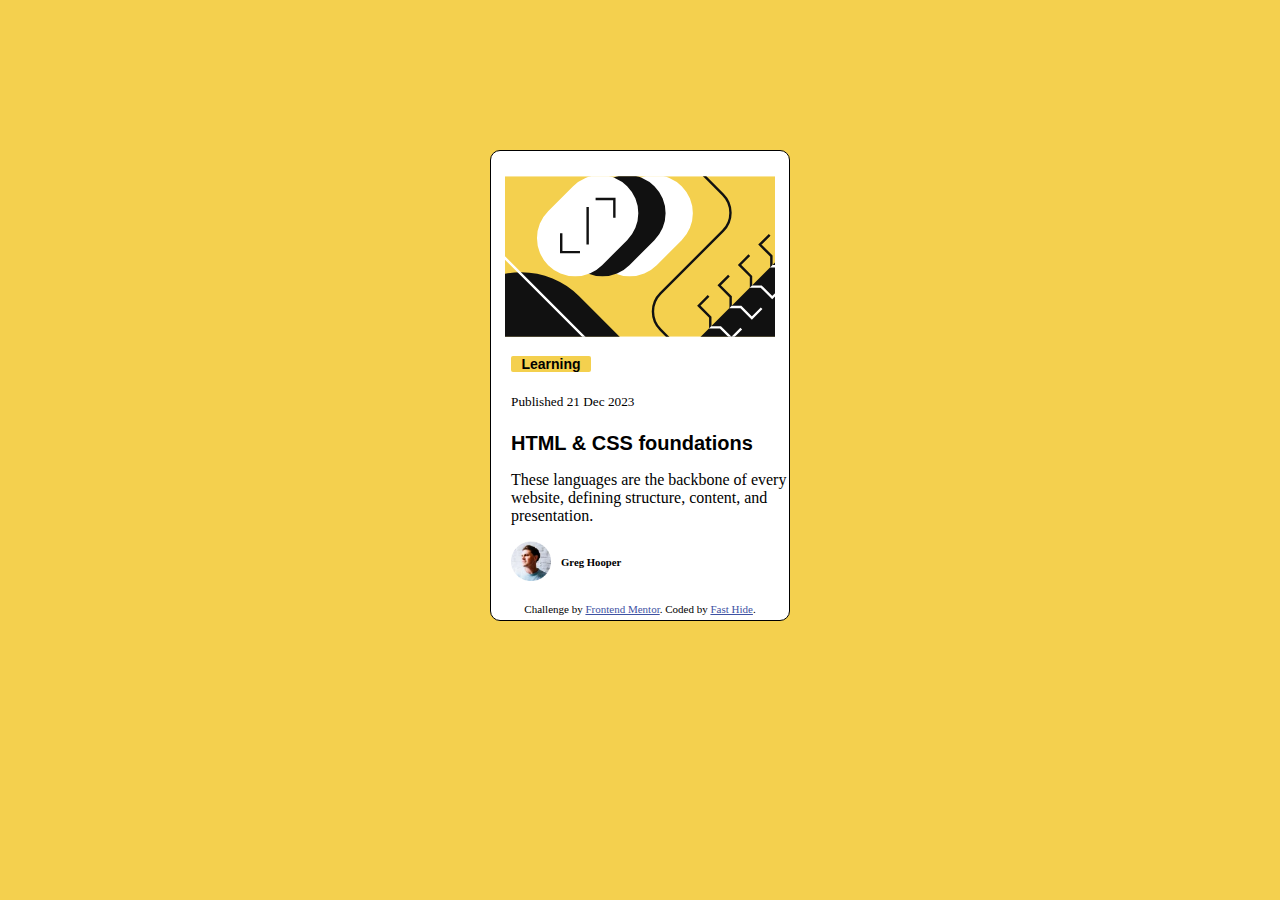
<file: blog-preview-card-main/index.html>
<!DOCTYPE html>
<html lang="en">
  <head>
    <meta charset="UTF-8" />
    <meta name="viewport" content="width=device-width, initial-scale=1.0" />
    <!-- displays site properly based on user's device -->

    <link
      rel="icon"
      type="image/png"
      sizes="32x32"
      href="./assets/images/favicon-32x32.png"
    />
    <link rel="stylesheet" href="styles.css" />

    <title>Frontend Mentor | Blog preview card</title>

    <!-- Feel free to remove these styles or customise in your own stylesheet 👍 -->
    <style>
      .attribution {
        font-size: 11px;
        text-align: center;
      }
      .attribution a {
        color: hsl(228, 45%, 44%);
      }
    </style>
  </head>
  <body>
    <main>
      <div>
        <svg
          xmlns="http://www.w3.org/2000/svg"
          width="336"
          height="201"
          fill="none"
          viewBox="0 0 336 201"
        >
          <g clip-path="url(#a)">
            <path fill="#F4D04E" d="M0 .5h336v200H0z" />
            <rect
              width="139"
              height="95"
              x="87.996"
              y="77.729"
              fill="#fff"
              rx="47.5"
              transform="rotate(-45 87.996 77.729)"
            />
            <rect
              width="139"
              height="95"
              x="54.055"
              y="77.729"
              fill="#111"
              rx="47.5"
              transform="rotate(-45 54.055 77.729)"
            />
            <path
              fill="#111"
              d="M234.864 209.036 451.4-7.5l67.175 67.175-216.536 216.536z"
            />
            <rect
              width="139"
              height="95"
              x="20.114"
              y="77.729"
              fill="#fff"
              rx="47.5"
              transform="rotate(-45 20.114 77.729)"
            />
            <rect
              width="204.19"
              height="270.554"
              fill="#111"
              rx="102.095"
              transform="scale(-1 1) rotate(45 -103.887 14.564)"
            />
            <path
              stroke="#fff"
              stroke-width="3"
              d="m6.69-357.5 135.583 135.727c12.481 12.494 12.481 32.737 0 45.231L-45.544 11.475c-12.481 12.494-12.481 32.737 0 45.23L107.088 209.5"
            />
            <path
              stroke="#111"
              stroke-width="3"
              d="M69.965 71.719v23.334h23.334M136.079 52.273V28.94h-23.334M102.845 38.838v46.67M210.364-37.5l60.873 60.873c12.497 12.496 12.497 32.758 0 45.254l-77.745 77.746c-12.497 12.496-12.497 32.758 0 45.254l69.872 69.873"
            />
            <path
              stroke="#111"
              stroke-width="3"
              d="m253.339 149.574-12.144 12.145 14.256 14.257v12.672h12.673l13.729 13.729 12.145-12.145M278.685 124.228l-12.145 12.145 14.257 14.257v12.673h12.673l13.729 13.729 12.145-12.145M304.031 98.883l-12.145 12.144 14.257 14.257v12.673h12.673l13.729 13.729 12.144-12.145M329.376 73.537l-12.145 12.145 14.257 14.257v12.672h12.673l13.729 13.729 12.145-12.144"
            />
            <path
              stroke="#fff"
              stroke-width="5"
              d="m354.722 48.191-12.145 12.145 14.257 14.257v12.673h12.673l13.729 13.729 12.145-12.145"
            />
            <mask
              id="b"
              width="285"
              height="285"
              x="234"
              y="-8"
              maskUnits="userSpaceOnUse"
              style="mask-type: alpha"
            >
              <path
                fill="#111"
                d="M234.864 209.036 451.4-7.5l67.175 67.175-216.536 216.536z"
              />
            </mask>
            <g stroke="#fff" mask="url(#b)">
              <path
                stroke-width="3"
                d="m253.339 149.574-12.144 12.145 14.256 14.257v12.672h12.673l13.729 13.729 12.145-12.145M278.685 124.228l-12.145 12.145 14.257 14.257v12.673h12.673l13.729 13.729 12.145-12.145M304.031 98.883l-12.145 12.144 14.257 14.257v12.673h12.673l13.729 13.729 12.144-12.145M329.376 73.537l-12.145 12.145 14.257 14.257v12.672h12.673l13.729 13.729 12.145-12.145"
              />
              <path
                stroke-width="5"
                d="m354.722 48.191-12.145 12.145 14.257 14.257v12.673h12.673l13.729 13.729 12.145-12.145"
              />
            </g>
          </g>
          <defs>
            <clippath id="a">
              <path fill="#fff" d="M0 .5h336v200H0z" />
            </clippath>
          </defs>
        </svg>
      </div>
      <div>
        <p class="width-one">Learning</p>
        <h5>Published 21 Dec 2023</h5>
        <h1>HTML & CSS foundations</h1>
        <div class="paragrap">
          <p>
            These languages are the backbone of every website, defining
            structure, content, and presentation.
          </p>
        </div>
        <div class="logo">
          <img src="assets/images/image-avatar.webp" alt="logo" />
          <h6>Greg Hooper</h6>
        </div>
      </div>

      <div class="attribution">
        Challenge by
        <a href="https://www.frontendmentor.io?ref=challenge" target="_blank"
          >Frontend Mentor</a
        >. Coded by <a href="#">Fast Hide</a>.
      </div>
    </main>
  </body>
</html>
</file>
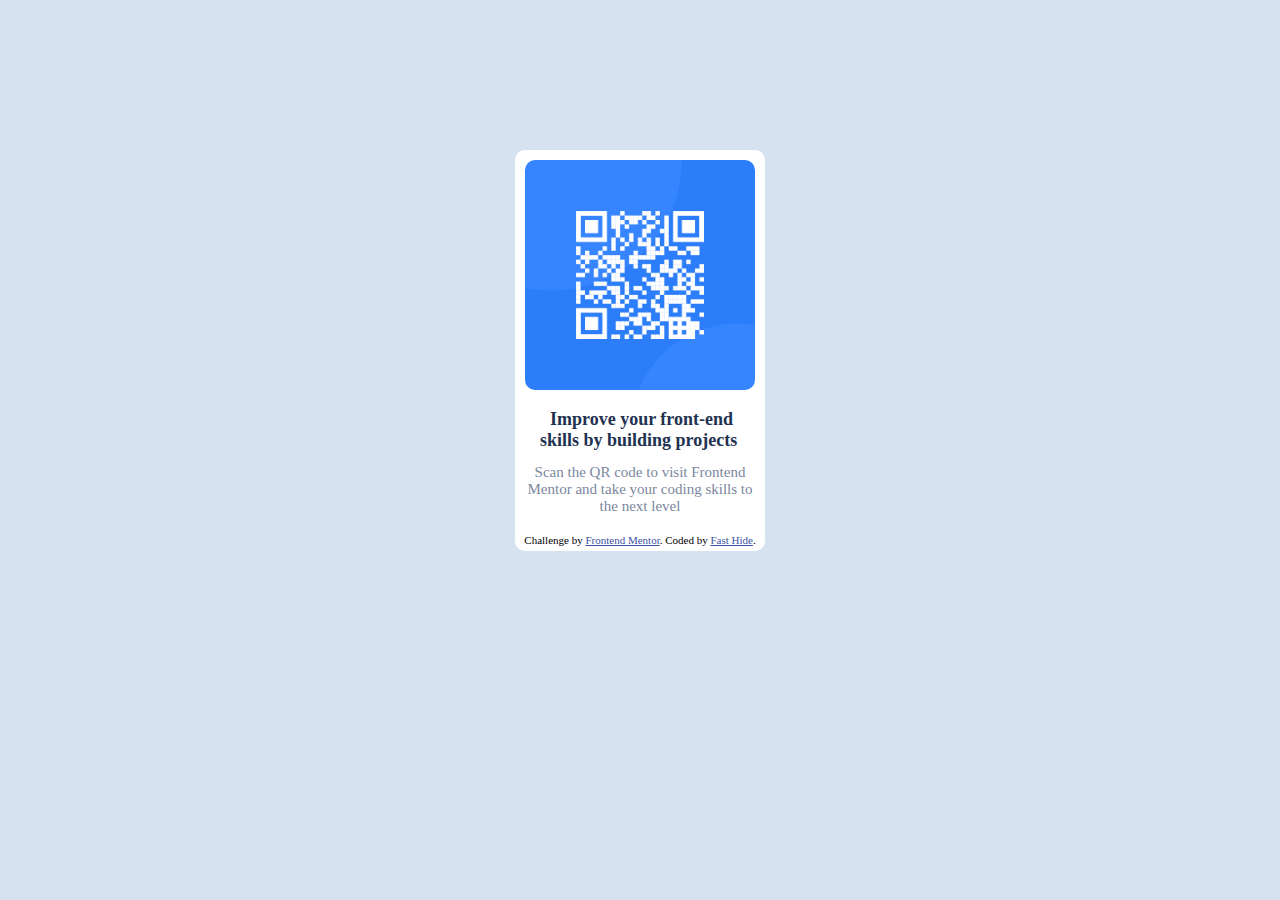
<file: qr-code-component-main/index.html>
<!DOCTYPE html>
<html lang="en">
  <head>
    <meta charset="UTF-8" />
    <meta name="viewport" content="width=device-width, initial-scale=1.0" />
    <!-- displays site properly based on user's device -->

    <link
      rel="icon"
      type="image/png"
      sizes="32x32"
      href="./images/favicon-32x32.png"
    />
    <link rel="stylesheet" href="styles.css" />

    <title>Frontend Mentor | QR code component</title>

    <!-- Feel free to remove these styles or customise in your own stylesheet 👍 -->
    <style>
      .attribution {
        font-size: 11px;
        text-align: center;
      }
      .attribution a {
        color: hsl(228, 45%, 44%);
      }
    </style>
  </head>
  <body>
    <main>
      <div class="main">
        <img src="images/image-qr-code.png" alt="Scan" />
        <h3>Improve your front-end skills by building projects</h3>
        <p>
          Scan the QR code to visit Frontend Mentor and take your coding skills
          to the next level
        </p>
      </div>
      <div class="attribution">
        Challenge by
        <a href="https://www.frontendmentor.io?ref=challenge" target="_blank"
          >Frontend Mentor</a
        >. Coded by <a href="#">Fast Hide</a>.
      </div>
    </main>
  </body>
</html>
</file>
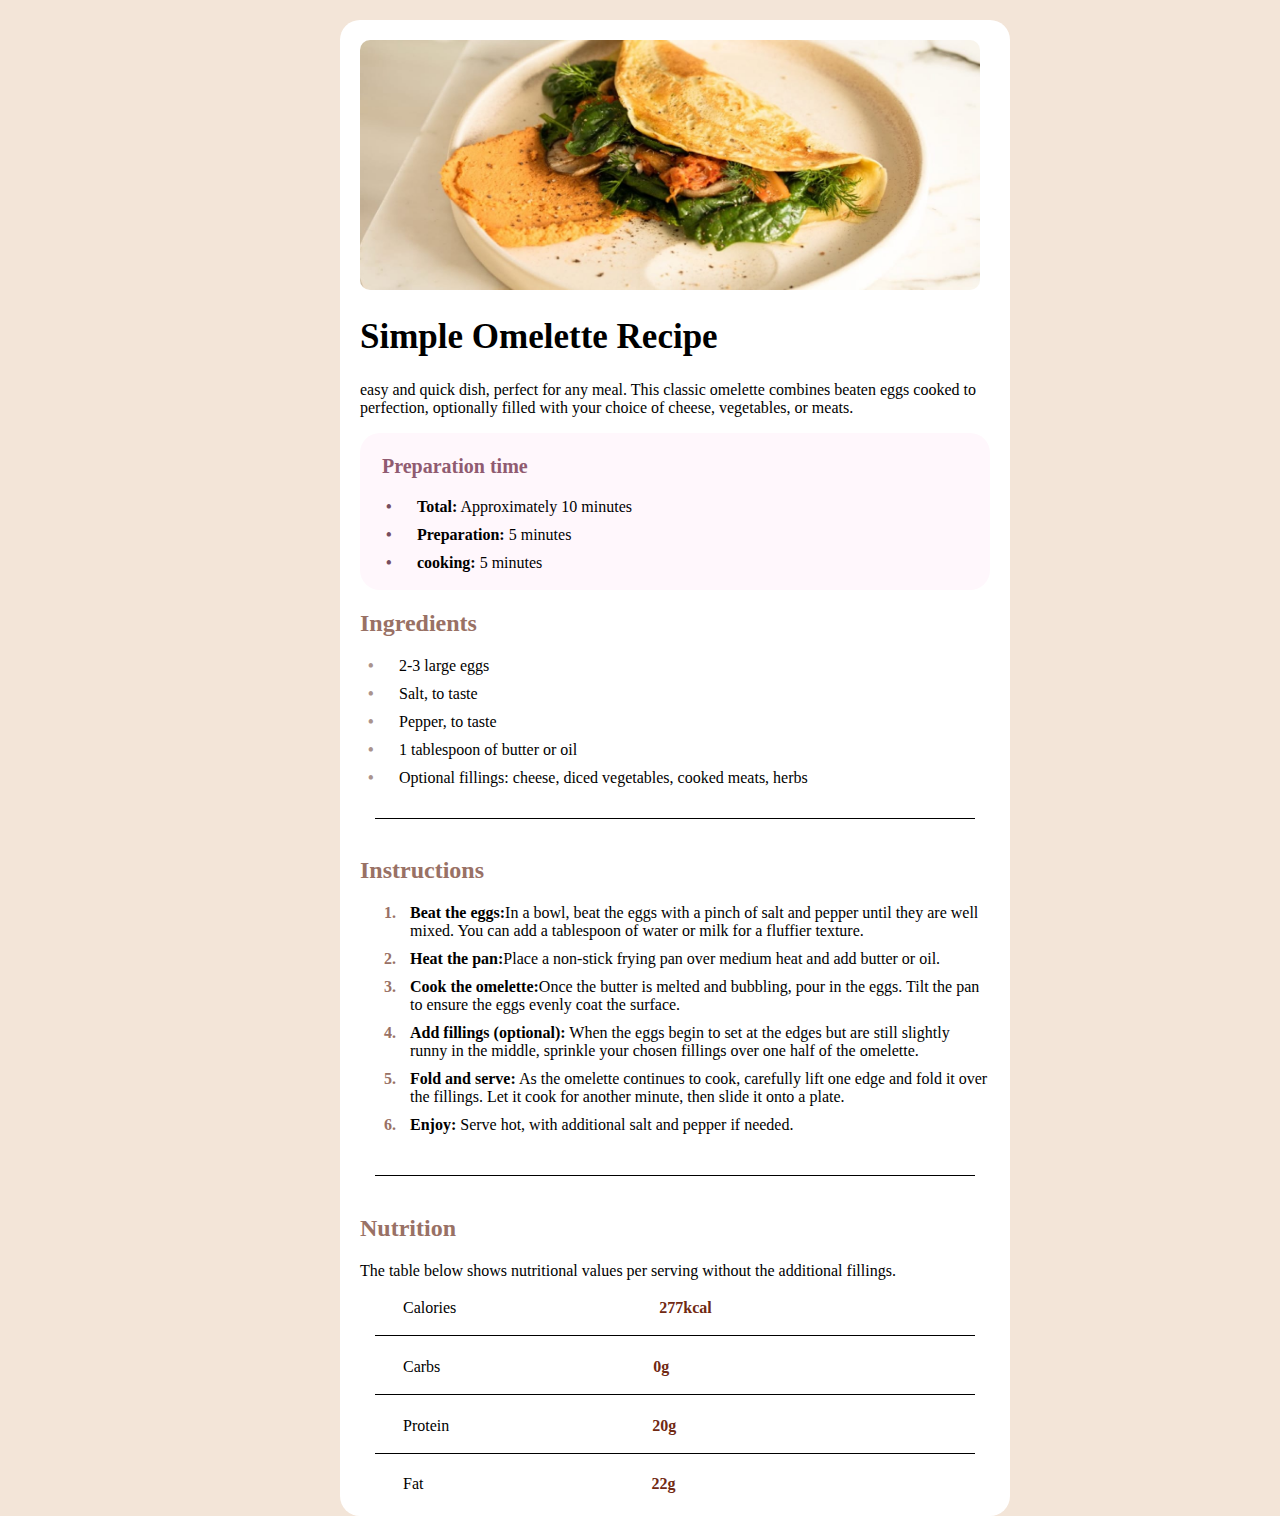
<file: recipe-page-main/index.html>
<!DOCTYPE html>
<html lang="en">
<head>
  <meta charset="UTF-8">
  <meta name="viewport" content="width=device-width, initial-scale=1.0"> <!-- displays site properly based on user's device -->

  <link rel="icon" type="image/png" sizes="32x32" href="./assets/images/favicon-32x32.png">
  <link rel="stylesheet" href="styles.css">
  
  <title>Frontend Mentor | Recipe page</title>

  <!-- Feel free to remove these styles or customise in your own stylesheet 👍 -->
  <style>
    .attribution { font-size: 11px; text-align: center; }
    .attribution a { color: hsl(228, 45%, 44%); }
  </style>
</head>
<body>
  <main>
    <div>
      <img src="assets/images/image-omelette.jpeg" alt="">
    </div>

    <h1>Simple Omelette Recipe</h1>
       <p> easy and quick dish, perfect for any meal. This classic omelette combines beaten eggs cooked 
  to perfection, optionally filled with your choice of cheese, vegetables, or meats.
      </p>
  <div class="one">
    <h2>Preparation time</h2>
    <ul>
      <li><span><strong>Total:</strong> Approximately 10 minutes</span></li>
      <li><span><strong>Preparation:</strong> 5 minutes</span></li>
      <li><span><strong>cooking:</strong> 5 minutes</span></li>
    </ul>
  </div>
  <div class="two">
    <h2>Ingredients</h2>
      <ul>
        <li><span>2-3 large eggs</span></li>
        <li><span>Salt, to taste</span></li>
        <li><span>Pepper, to taste</span></li>
        <li><span>1 tablespoon of butter or oil</span></li>
        <li><span>Optional fillings: cheese, diced vegetables, cooked meats, herbs</span></li>
      </ul>
  </div>
    <span class="divider"></span>

  <div class="four">
  <h2>Instructions</h2>
    <ol>
      <li><strong>Beat the eggs:</strong>In a bowl, beat the eggs with a pinch of salt and pepper until they are well mixed. 
  You can add a tablespoon of water or milk for a fluffier texture.</li>
      <li><strong>Heat the pan:</strong>Place a non-stick frying pan over medium heat and add butter or oil.
        </li>
      <li><strong>Cook the omelette:</strong>Once the butter is melted and bubbling, pour in the eggs. Tilt the pan to ensure 
  the eggs evenly coat the surface.</li>
      <li><strong>Add fillings (optional):</strong> When the eggs begin to set at the edges but are still slightly runny in the 
  middle, sprinkle your chosen fillings over one half of the omelette.</li>
      <li><strong>Fold and serve:</strong> As the omelette continues to cook, carefully lift one edge and fold it over the 
  fillings. Let it cook for another minute, then slide it onto a plate.</li>
      <li><strong>Enjoy:</strong> Serve hot, with additional salt and pepper if needed.</li>
      </ol>
  </div>
      <span class="divider"></span>
  
  <div class="five">
    <h2>Nutrition</h2>

  <p>The table below shows nutritional values per serving without the additional fillings.</p>
    <table>
      <tr>
       <th>Calories</th>
       <td>277kcal</td>
      </tr>
    </table>
        <span class="divider"></span>
      <table>
        <tr>
          <th>Carbs</th>
          <td style="padding-left: 210px;">0g</td>
        </tr>
      </table>
      <span class="divider"></span>
      <table>
        <tr>
          <th>Protein</th>
          <td>20g</td>
        </tr>
      </table>
      <span class="divider"></span>
      <table>
        <tr>
          <th>Fat</th>
          <td style="padding-left: 225px;">22g</td>
        </tr>
      </table>
  </div>
</main>
</body>
</html>
</file>
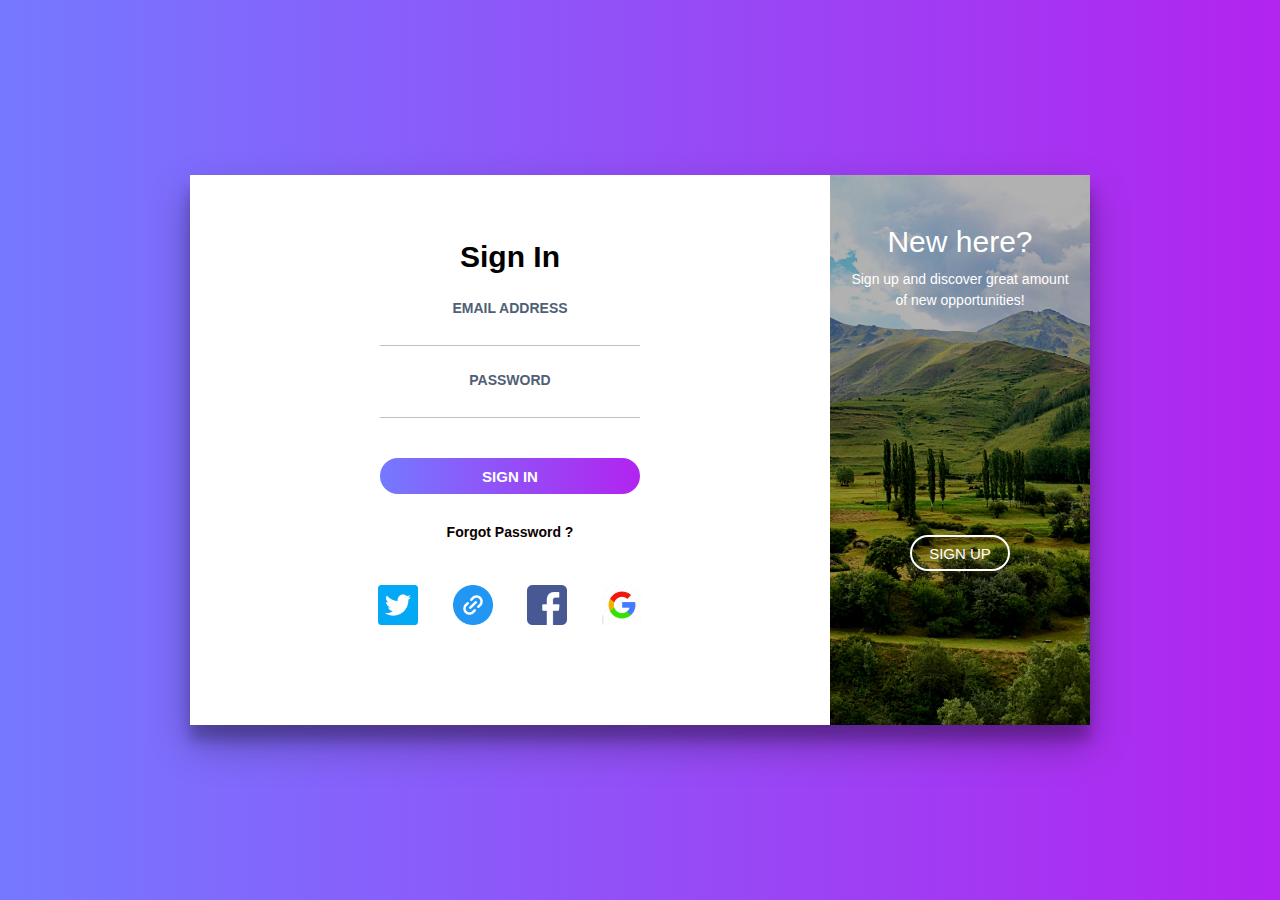
<file: register forum2/index.html>
<!DOCTYPE html>
<html>

<head>
    <title>Project Form #2</title>
    <meta charset="UTF-8">
    <meta name="viewport" content="width=device-width, initial-scale=1">
    <link rel="stylesheet" type="text/css" href="style.css">
</head>

<body>
    <div class="cont">
        <div class="form sign-in">
            <h2>Sign In</h2>
            <label>
                <span>Email Address</span>
                <input type="email" name="email">
            </label>
            <label>
                <span>Password</span>
                <input type="password" name="password">
            </label>
            <button class="submit" type="button">Sign In</button>
            <p class="forgot-pass">Forgot Password ?</p>

            <div class="social-media">
                <ul>
                    <li><img src="icons/twitter.png"></li>
                    <li><img src="icons/linked.png"></li>
                    <li><img src="icons/facebook.png"></li>
                    <li><img src="icons/gmail.jpg"></li>
                </ul>
            </div>
        </div>

        <div class="sub-cont">
            <div class="img">
                <div class="img-text m-up">
                    <h2>New here?</h2>
                    <p>Sign up and discover great amount of new opportunities!</p>
                </div>
                <div class="img-text m-in">
                    <h2>One of us?</h2>
                    <p>If you already has an account, just sign in. We've missed you!</p>
                </div>
                <div class="img-btn">
                    <span class="m-up">Sign Up</span>
                    <span class="m-in">Sign In</span>
                </div>
            </div>
            <div class="form sign-up">
                <h2>Sign Up</h2>
                <label>
                    <span>Name</span>
                    <input type="text">
                </label>
                <label>
                    <span>Email</span>
                    <input type="email">
                </label>
                <label>
                    <span>Password</span>
                    <input type="password">
                </label>
                <label>
                    <span>Confirm Password</span>
                    <input type="password">
                </label>
                <button type="button" class="submit">Sign Up Now</button>
            </div>
        </div>
    </div>
    <script type="text/javascript" src="script.js"></script>
</body>

</html>
</file>
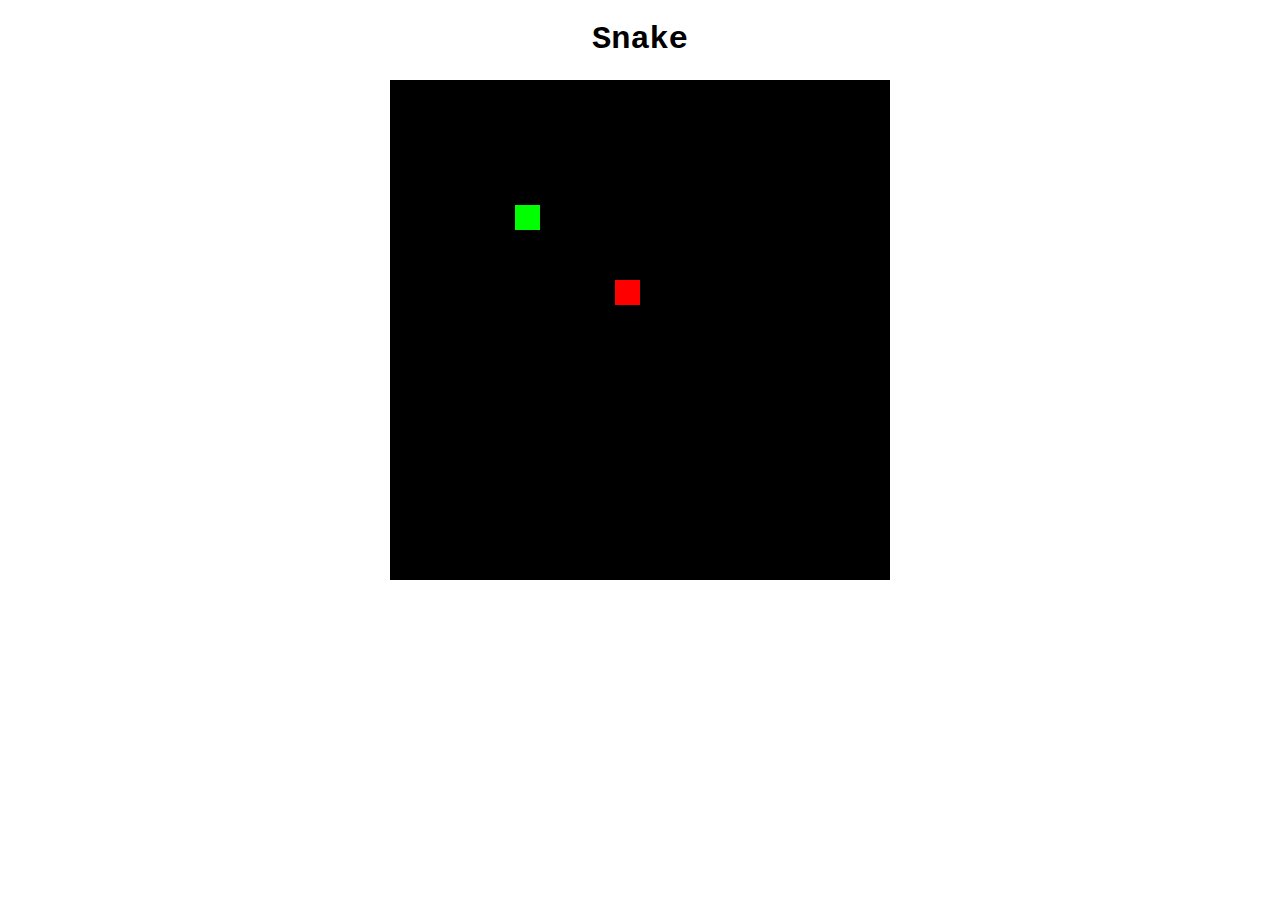
<file: snake/index.html>
<!DOCTYPE html>
<html lang="en">
<head>
  <meta charset="UTF-8">
  <meta name="viewport" content="width=device-width, initial-scale=1.0">
  <title>Snake</title>
    <link rel="stylesheet" href="snake.css">
    <script src="snake.js"></script>
</head>
<body>
  <h1>Snake</h1>
  <canvas id="board"></canvas>
</body>
</html>
</file>
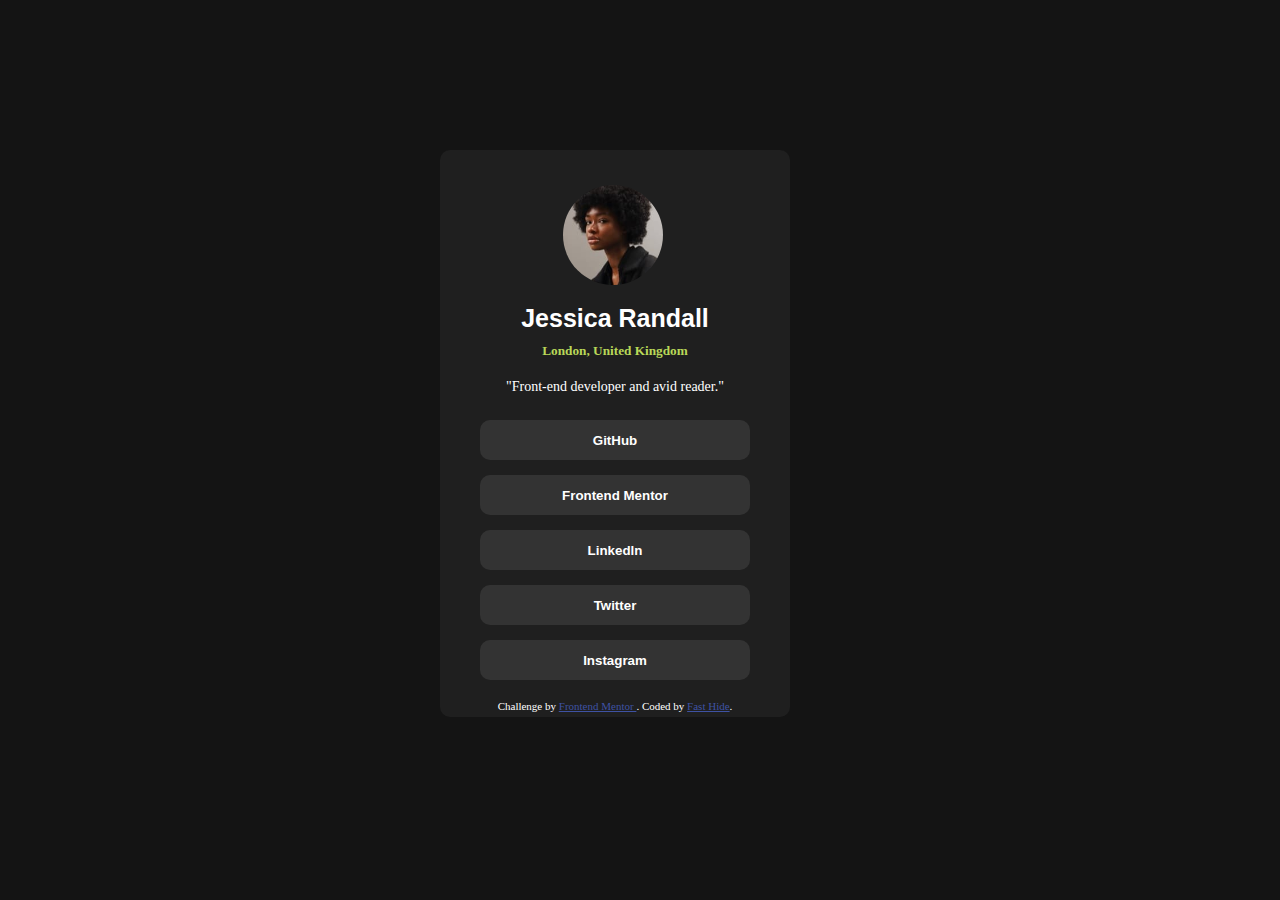
<file: social-links-profile-main/index.html>
<!DOCTYPE html>
<html lang="en">
  <head>
    <meta charset="UTF-8" />
    <meta name="viewport" content="width=device-width, initial-scale=1.0" />

    <link
      rel="icon"
      type="image/png"
      sizes="32x32"
      href="./assets/images/favicon-32x32.png"
    />
    <link rel="stylesheet" href="styless.css" />
    <link
      rel="stylesheet"
      href="https://fonts.googleapis.com/css?family=Tangerine"
    />

    <title>Frontend Mentor | Social links profile</title>

    <style>
      .attribution {
        font-size: 11px;
        text-align: center;
      }
      .attribution a {
        color: hsl(228, 45%, 44%);
      }
    </style>
  </head>
  <body>
    <main>
      <div>
        <img src="assets/images/avatar-jessica.jpeg" alt="avatar-jessica" />
      </div>
      <div>
        <h1>Jessica Randall</h1>
        <h5>London, United Kingdom</h5>
        <p>"Front-end developer and avid reader."</p>
      </div>
      <div class="buttons">
        <button>GitHub</button>
        <button>Frontend Mentor</button>
        <button>Linkedln</button>
        <button>Twitter</button>
        <button>Instagram</button>
      </div>

      <div class="attribution">
        Challenge by
        <a href="https://www.frontendmentor.io?ref=challenge" target="_blank"
          >Frontend Mentor </a
        >. Coded by <a href="#">Fast Hide</a>.
      </div>
    </main>
  </body>
</html>
</file>
<file: blog-preview-card-main/styles.css>
* {
  padding: 0;
  box-sizing: border-box;
}

body {
  background-color: hsl(47, 88%, 63%);
  display: flex;
  text-align: center;
  justify-content: center;
  margin: 150px auto;
  max-width: 300px;
}

main {
  background-color: white;
  display: inline-block;
  border: 1px solid;
  border-radius: 10px;
  width: 300px;
}

svg {
  margin-top: 5px;
  width: 270px;
  border-radius: 10px;
}

.width-one {
  width: 80px;
  background-color: hsl(47, 88%, 63%);
  margin-left: 20px;
  margin-top: -5px;
  border-radius: 2px;
  font-weight: 800;
  font-size: 14px;
  font-family: "Gill Sans", "Gill Sans MT", Calibri, "Trebuchet MS", sans-serif;
}

h5 {
  display: flex;
  margin-left: 20px;
  font-weight: 400;
}

h1 {
  display: flex;
  margin-left: 20px;
  font-size: 20px;
  font-family: "Franklin Gothic Medium", "Arial Narrow", Arial, sans-serif;
}

h1:hover {
  color: hsl(47, 88%, 63%);
}

.paragrap {
  font-size: 16px;
  text-align: start;
  margin-left: 20px;
}

.logo {
  display: flex;
}

img {
  margin-left: 20px;
  width: 40px;
  height: 40px;
}

h6 {
  margin-left: 10px;
  margin-top: 15px;
  font-weight: 800;
}

.attribution {
  margin-top: 10px;
  margin-bottom: 5px;
}
</file>
<file: qr-code-component-main/styles.css>
* {
  box-sizing: border-box;
}

body {
  display: flex;
  margin: auto;
  align-items: center;
  justify-content: center;
  max-width: 500px;
  background-color: hsl(212, 45%, 89%);
}

main {
  width: 250px;
  margin-top: 30%;
  background-color: hsl(0, 0%, 100%);
  border-radius: 10px;
}

img {
  width: 230px;
  margin: 10px;
  border-radius: 10px;
}

h3 {
  text-align: start;
  line-clamp: 2;
  font-size: 18px;
  margin: 5px 15px auto 25px;
  font-weight: 600;
  height: 45px;
  text-indent: 10px;
  color: hsl(218, 44%, 22%);
}

p {
  margin: 10px;
  font-weight: 400;
  color: hsl(220, 15%, 55%);
  font-size: 15px;
  height: 60px;
  text-align: center;
}

.attribution {
  margin-top: 10px;
  margin-bottom: 5px;
}
</file>
<file: recipe-page-main/styles.css>
body{
  
  max-width: 600px;
  height: auto;
  background-color: rgb(243, 229, 216);
  display:flex;
  justify-content: space-between;
  align-items: center;
  margin: auto;
}

main{
  background-color: white;
  display: inline-block;
  padding: 20px;
  margin-top: 20px;
  border-radius: 20px;
}

img{
  width: 620px;
  height: 250px;
  border-radius: 10px;
}

h1{
  font-style:inherit;
  font-size: 35px;
}

.one{
  background-color: rgb(255, 247, 252);
  padding: 2px;
  border-radius: 20px;

}

.one h2{
  margin: 20px;
  color: rgb(144, 91, 113);
  font-size: 20px;
}

.one ul li{
  margin-bottom: 10px;
  list-style: none;
  
}
.one ul li::before{
  content: "\2022";
  display: inline-block;
  width: 1em;
  margin-left: -1em;
  font-weight: bold;
  color: rgb(119, 78, 95);
}

span {
  margin: 15px;
}

.two ul li {
  margin-bottom: 10px;
  list-style: none;
}

.two ul li::before{
  content: "\2022";
  color: rgb(170, 147, 141);
  display: inline-block;
  width: 1em;
  margin-left: -2em;
  font-weight:bold;
}

.two h2{
  color: rgb(153, 113, 101);
  font-weight: 700;
}

.divider{
  width: 600px;
  height: 0.8px;
  background-color: black;
  display: inline-block;
}

.four h2{
  color: rgb(153, 113, 101);
  font-weight: 700;
}

.four ol li{
  padding-left: 10px;
  padding-bottom: 10px;
}

.four ol li::marker {
  color: rgb(153, 113, 101);
  font-weight: 700;
}

.five h2{
  color: rgb(153, 113, 101);
  font-weight: 700;
}

table{
  padding-left: 40px;
  display: flex;  
}

td{
 color: rgb(113, 41, 18);
 font-weight: 700;
 padding-left: 200px;
}

th{
  font-weight: 100;
}
</file>
<file: register forum2/style.css>
*,
*:before,
*:after {
    margin: 0;
    padding: 0;
    box-sizing: border-box;
    font-family: sans-serif;
}

body {
    width: 100%;
    height: 100vh;
    display: flex;
    justify-content: center;
    align-items: center;
    background: -webkit-linear-gradient(left, #7579ff, #b224ef);
    font-family: sans-serif;
}

input,
button {
    border: none;
    outline: none;
    background: none;
}

.cont {
    overflow: hidden;
    position: relative;
    width: 900px;
    height: 550px;
    background: #fff;
    box-shadow: 0 19px 38px rgba(0, 0, 0, 0.30), 0 15px 12px rgba(0, 0, 0, 0.22);
}

.form {
    position: relative;
    width: 640px;
    height: 100%;
    padding: 50px 30px;
    -webkit-transition: -webkit-transform 1.2s ease-in-out;
    transition: -webkit-transform 1.2s ease-in-out;
    transition: transform 1.2s ease-in-out;
    transition: transform 1.2s ease-in-out, -webkit-transform 1.2s ease-in-out;
}

h2 {
    width: 100%;
    font-size: 30px;
    text-align: center;
}

label {
    display: block;
    width: 260px;
    margin: 25px auto 0;
    text-align: center;
}

label span {
    font-size: 14px;
    font-weight: 600;
    color: #505f75;
    text-transform: uppercase;
}

input {
    display: block;
    width: 100%;
    margin-top: 5px;
    font-size: 16px;
    padding-bottom: 5px;
    border-bottom: 1px solid rgba(109, 93, 93, 0.4);
    text-align: center;
    font-family: sans-serif;
}

button {
    display: block;
    margin: 0 auto;
    width: 260px;
    height: 36px;
    border-radius: 30px;
    color: #fff;
    font-size: 15px;
    cursor: pointer;
}

.submit {
    margin-top: 40px;
    margin-bottom: 30px;
    text-transform: uppercase;
    font-weight: 600;
    font-family: sans-serif;
    background: -webkit-linear-gradient(left, #7579ff, #b224ef);
}

.submit:hover {
    background: -webkit-linear-gradient(left, #b224ef, #7579ff);
}

.forgot-pass {
    margin-top: 15px;
    text-align: center;
    font-size: 14px;
    font-weight: 600;
    color: #0c0101;
    cursor: pointer;
}

.forgot-pass:hover {
    color: red;
}

.social-media {
    width: 100%;
    text-align: center;
    margin-top: 20px;
}

.social-media ul {
    list-style: none;
}

.social-media ul li {
    display: inline-block;
    cursor: pointer;
    margin: 25px 15px;
}

.social-media img {
    width: 40px;
    height: 40px;
}

.sub-cont {
    overflow: hidden;
    position: absolute;
    left: 640px;
    top: 0;
    width: 900px;
    height: 100%;
    padding-left: 260px;
    background: #fff;
    -webkit-transition: -webkit-transform 1.2s ease-in-out;
    transition: -webkit-transform 1.2s ease-in-out;
    transition: transform 1.2s ease-in-out;
}

.cont.s-signup .sub-cont {
    -webkit-transform: translate3d(-640px, 0, 0);
    transform: translate3d(-640px, 0, 0);
}

.img {
    overflow: hidden;
    z-index: 2;
    position: absolute;
    left: 0;
    top: 0;
    width: 260px;
    height: 100%;
    padding-top: 360px;
}

.img:before {
    content: '';
    position: absolute;
    right: 0;
    top: 0;
    width: 900px;
    height: 100%;
    background-image: url(background111.jpg);
    background-size: cover;
    transition: -webkit-transform 1.2s ease-in-out;
    transition: transform 1.2s ease-in-out, -webkit-transform 1.2s ease-in-out;
}

.img:after {
    content: '';
    position: absolute;
    left: 0;
    top: 0;
    width: 100%;
    height: 100%;
    background: rgba(0, 0, 0, 0.3);
}

.cont.s-signup .img:before {
    -webkit-transform: translate3d(640px, 0, 0);
    transform: translate3d(640px, 0, 0);
}

.img-text {
    z-index: 2;
    position: absolute;
    left: 0;
    top: 50px;
    width: 100%;
    padding: 0 20px;
    text-align: center;
    color: #fff;
    -webkit-transition: -webkit-transform 1.2s ease-in-out;
    transition: -webkit-transform 1.2s ease-in-out;
    transition: transform 1.2s ease-in-out, -webkit-transform 1.2s ease-in-out;
}

.img-text h2 {
    margin-bottom: 10px;
    font-weight: normal;
}

.img-text p {
    font-size: 14px;
    line-height: 1.5;
}

.cont.s-signup .img-text.m-up {
    -webkit-transform: translateX(520px);
    transform: translateX(520px);
}

.img-text.m-in {
    -webkit-transform: translateX(-520px);
    transform: translateX(-520px);
}

.cont.s-signup .img-text.m-in {
    -webkit-transform: translateX(0);
    transform: translateX(0);
}


.sign-in {
    padding-top: 65px;
    -webkit-transition-timing-function: ease-out;
    transition-timing-function: ease-out;
}

.cont.s-signup .sign-in {
    -webkit-transition-timing-function: ease-in-out;
    transition-timing-function: ease-in-out;
    -webkit-transition-duration: 1.2s;
    transition-duration: 1.2s;
    -webkit-transform: translate3d(640px, 0, 0);
    transform: translate3d(640px, 0, 0);
}

.img-btn {
    overflow: hidden;
    z-index: 2;
    position: relative;
    width: 100px;
    height: 36px;
    margin: 0 auto;
    background: transparent;
    color: #fff;
    text-transform: uppercase;
    font-size: 15px;
    cursor: pointer;
}

.img-btn:after {
    content: '';
    z-index: 2;
    position: absolute;
    left: 0;
    top: 0;
    width: 100%;
    height: 100%;
    border: 2px solid #fff;
    border-radius: 30px;
}

.img-btn span {
    position: absolute;
    left: 0;
    top: 0;
    display: -webkit-box;
    display: flex;
    -webkit-box-pack: center;
    justify-content: center;
    align-items: center;
    width: 100%;
    height: 100%;
    -webkit-transition: -webkit-transform 1.2s;
    transition: -webkit-transform 1.2s;
    transition: transform 1.2s;
    transition: transform 1.2s, -webkit-transform 1.2s;
    ;
}

.img-btn span.m-in {
    -webkit-transform: translateY(-72px);
    transform: translateY(-72px);
}

.cont.s-signup .img-btn span.m-in {
    -webkit-transform: translateY(0);
    transform: translateY(0);
}

.cont.s-signup .img-btn span.m-up {
    -webkit-transform: translateY(72px);
    transform: translateY(72px);
}

.sign-up {
    -webkit-transform: translate3d(-900px, 0, 0);
    transform: translate3d(-900px, 0, 0);
}

.cont.s-signup .sign-up {
    -webkit-transform: translate3d(0, 0, 0);
    transform: translate3d(0, 0, 0);
}
</file>
<file: snake/snake.css>
body{
  font-family: 'Courier New', Courier, monospace;
  text-align: center;
}
</file>
<file: social-links-profile-main/styless.css>
* {
  padding: 0;
  margin: 0;
  box-sizing: border-box;
}

body {
  max-width: 400px;
  background-color: hsl(0, 0%, 8%);
  display: flex;
  justify-content: space-between;
  align-items: center;
  margin: auto;
  color: hsl(0, 0%, 100%);
}

main {
  background-color: hsl(0, 0%, 12%);
  display: inline-block;
  width: 350px;
  border-radius: 10px;
  margin-top: 150px;
}

img {
  align-items: center;
  border-radius: 100px;
  width: 100px;
  height: 100px;
  margin-left: 35%;
  margin-top: 10%;
}

h1 {
  font-weight: 600;
  text-align: center;
  font-family: sans-serif;
  font-size: 25px;
  margin-top: 15px;
}

h5 {
  color: rgb(185, 216, 88);
  text-align: center;
  font-weight: 600;
  margin-top: 10px;
}

p {
  text-align: center;
  font-size: 14px;
  margin-top: 20px;
  margin-bottom: 25px;
}

button {
  display: block;
  background-color: hsl(0, 0%, 20%);
  width: 270px;
  height: 40px;
  text-align: center;
  border-radius: 10px;
  margin-left: 40px;
  border: none;
  margin-top: 15px;
  color: hsl(0, 0%, 100%);
  font-weight: 600;
}

.attribution {
  margin-top: 20px;
  margin-bottom: 5px;
}
</file>
